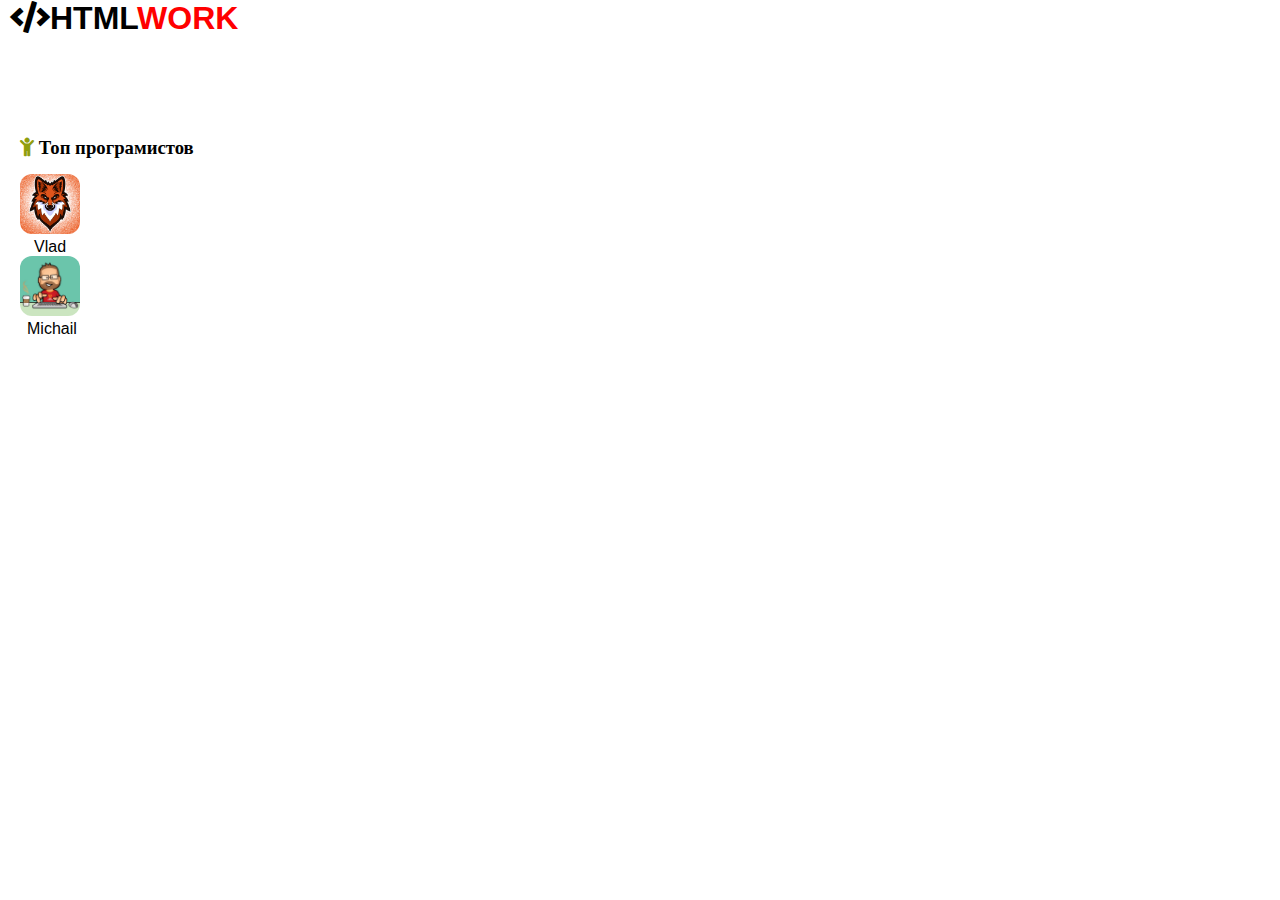
<file: index.html>
<!DOCTYPE html>
<html lang="en">
<head>
    <meta charset="UTF-8">
    <meta name="viewport" content="width=device-width, initial-scale=1.0">
    <title>HTMLWORK</title>
    <link rel="stylesheet" href="/css/style.css">
    <link rel="stylesheet" href="https://cdnjs.cloudflare.com/ajax/libs/font-awesome/5.9.0/css/all.min.css">
</head>
<body>
    <h1 class="name"><i class="fa fa-code" aria-hidden="true"></i>HTML<font color="red">WORK</font></h1>


    <h3 class="top"><font color="#909e0e"><i class="fa fa-child" aria-hidden="true"></i></font> Топ програмистов</h3>
    <a href="profile/56123.html"><img class="top-1" src="profile/avatar/56123.jpg" width="60px" height="60px"></a>
    <p class="name-1">Vlad</p>
    <a href="profile/56124.html"><img class="top-1" src="profile/avatar/56124.jpg" width="60px" height="60px"></a>
    <p class="name-2">Michail</p>

    <p class="vzod"><a class="vxod" href="login/index.html">Войти</a></p>

    <div class="">
    <h1 class="post">Последние посты</h1>
     
    <h4 class="namet">Название</h4>
    <p class="opes">Lorem ipsum dolor sit amet consectetur, adipisicing elit. Molestias exercitationem<br>
       fugiat veniam tenetur architecto ratione eos ipsa qui quos iure, nihil sit? Aperiam<br>
       ullam at, magni ipsa odit consequatur debitis.</p>
    </div>
    <h4 class="namet">Название</h4>
    <p class="opes">Lorem ipsum dolor sit amet consectetur, adipisicing elit. Molestias exercitationem<br>
       fugiat veniam tenetur architecto ratione eos ipsa qui quos iure, nihil sit? Aperiam<br>
       ullam at, magni ipsa odit consequatur debitis.</p>
    </div>
</body>
</html>
</file>
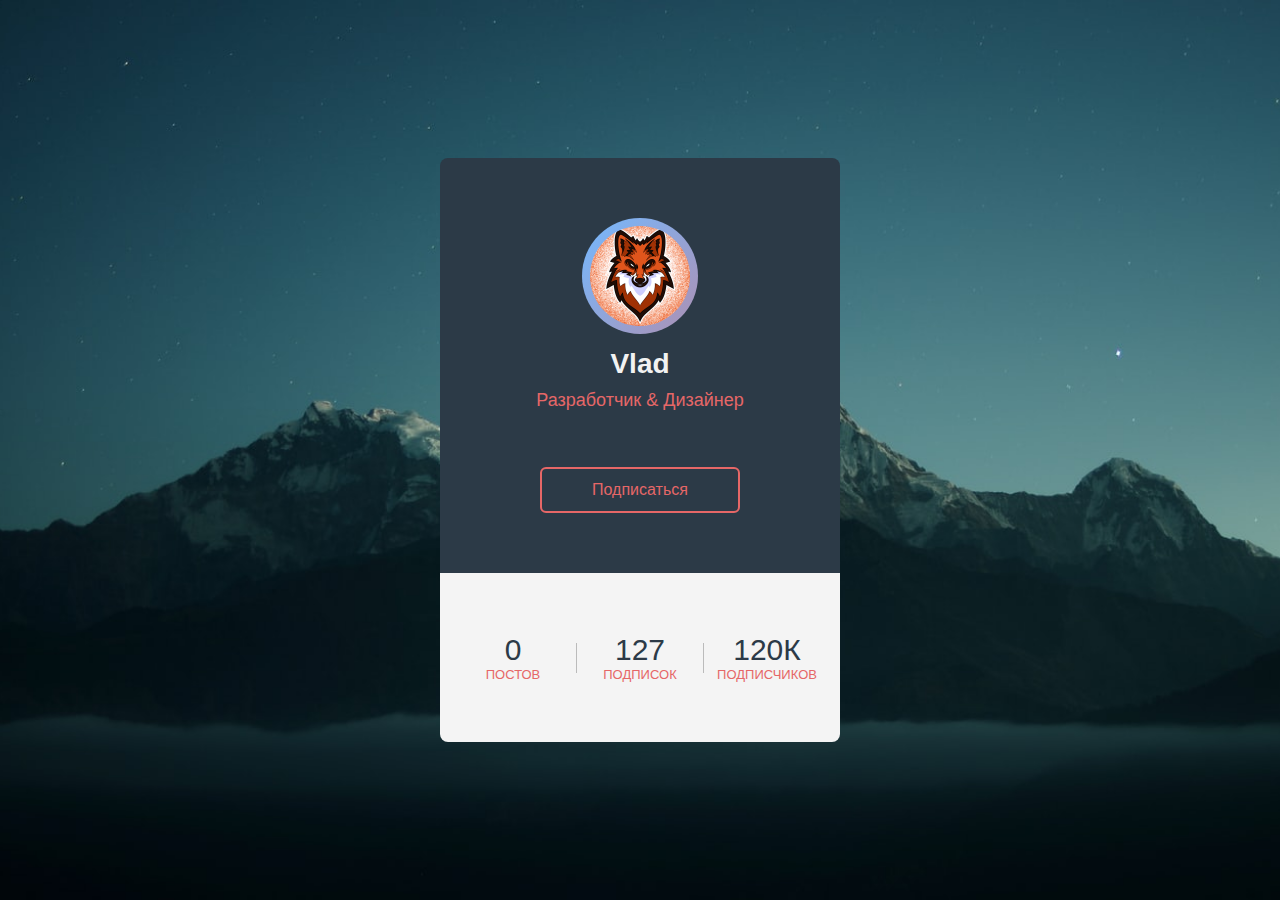
<file: profile/56123.html>
<!DOCTYPE html>
<html lang="en">
<head>
  <meta charset="UTF-8">
  <meta name="viewport" content="width=device-width, initial-scale=1.0">
  <title>HTMLWORK</title>
  <link rel="stylesheet" href="https://cdnjs.cloudflare.com/ajax/libs/font-awesome/5.14.0/css/all.min.css"/>
  <link rel="stylesheet" href="style.css">
</head>
<body>
  <div class="profile-card">
    <div class="card-header">
      <div class="pic">
        <img src="avatar/56123.jpg" width="600px" height="600px" alt="">
      </div>
      <div class="name">Vlad</div>
      <div class="desc">Разработчик & Дизайнер</div>
      <div class="sm">
        <!--<a href="#" class="fab fa-facebook-f"></a>
        <a href="#" class="fab fa-twitter"></a>
        <a href="#" class="fab fa-github"></a>
        <a href="#" class="fab fa-youtube"></a>-->
      </div>
      <a href="#" class="contact-btn">Подписаться</a>
    </div>
    <div class="card-footer">
      <div class="numbers">
        <div class="item">
          <span>0</span>
          Постов
        </div>
        <div class="border"></div>
        <div class="item">
          <span>127</span>
          Подписок
        </div>
        <div class="border"></div>
        <div class="item">
          <span>120к</span>
          Подписчиков
        </div>
      </div>
    </div>
  </div>
</body>
</html>
</file>
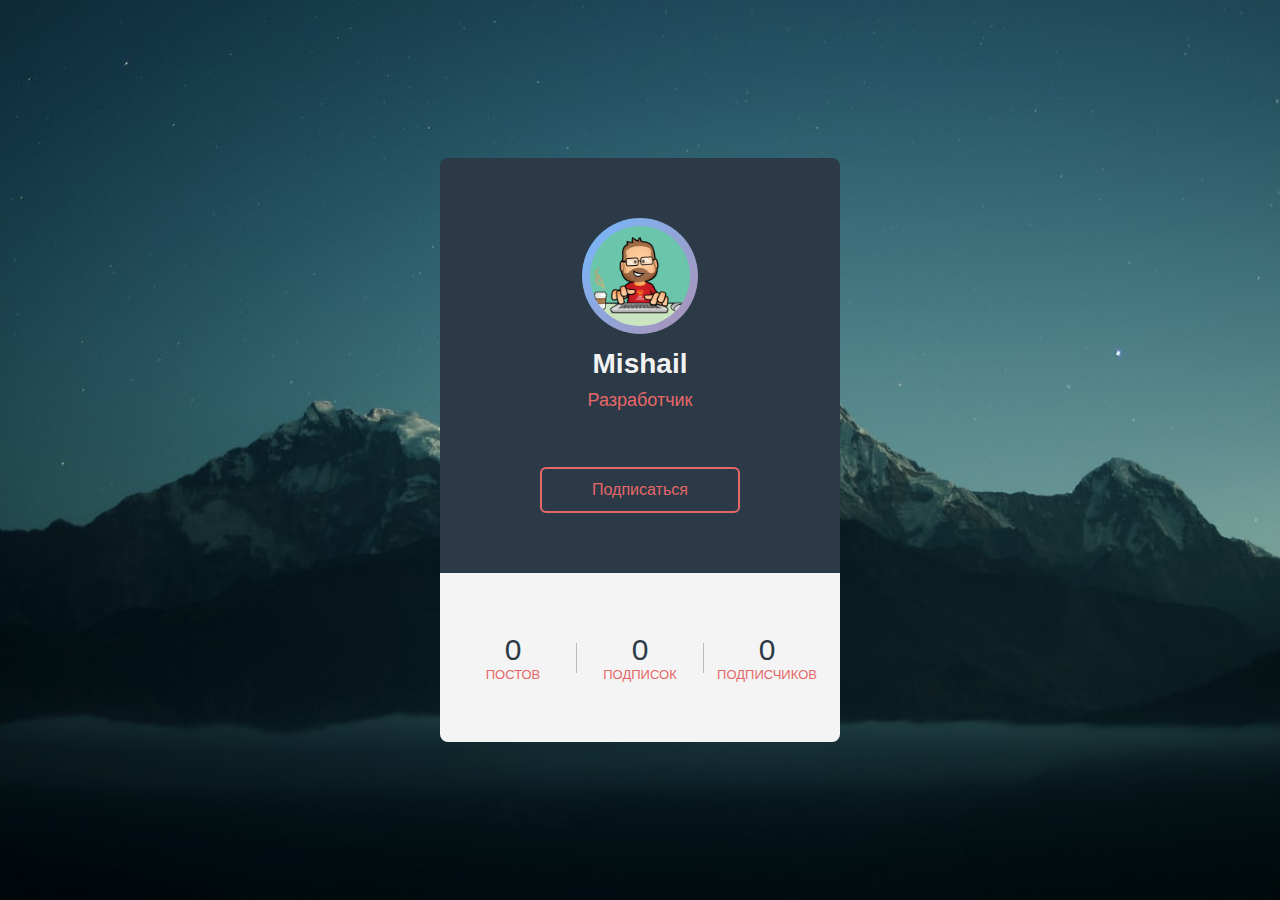
<file: profile/56124.html>
<!DOCTYPE html>
<html lang="en">
<head>
  <meta charset="UTF-8">
  <meta name="viewport" content="width=device-width, initial-scale=1.0">
  <title>HTMLWORK</title>
  <link rel="stylesheet" href="https://cdnjs.cloudflare.com/ajax/libs/font-awesome/5.14.0/css/all.min.css"/>
  <link rel="stylesheet" href="style.css">
</head>
<body>
  <div class="profile-card">
    <div class="card-header">
      <div class="pic">
        <img src="avatar/56124.jpg" width="600px" height="600px" alt="">
      </div>
      <div class="name">Mishail</div>
      <div class="desc">Разработчик</div>
      <div class="sm">
        <!--<a href="#" class="fab fa-facebook-f"></a>
        <a href="#" class="fab fa-twitter"></a>
        <a href="#" class="fab fa-github"></a>
        <a href="#" class="fab fa-youtube"></a>-->
      </div>
      <a href="#" class="contact-btn">Подписаться</a>
    </div>
    <div class="card-footer">
      <div class="numbers">
        <div class="item">
          <span>0</span>
          Постов
        </div>
        <div class="border"></div>
        <div class="item">
          <span>0</span>
          Подписок
        </div>
        <div class="border"></div>
        <div class="item">
          <span>0</span>
          Подписчиков
        </div>
      </div>
    </div>
  </div>
</body>
</html>
</file>
<file: css/style.css>
* {
    margin: 0;
    padding: 0;
    box-sizing: border-box;
    }

body {
    overflow: hidden;
    background: url(https://html5book.ru/wp-content/uploads/2015/07/background39.png);
}

.name {
    position: relative;
    left: 10px;
    font-family: 'Gill Sans', 'Gill Sans MT', Calibri, 'Trebuchet MS', sans-serif;
}

.top {
    position: relative;
    top: 100px;
    left: 20px;
}

.top-1 {
    position: relative;
    top: 115px;
    left: 20px;
    border-radius: 12px;
}

.name-1 {
    position: relative;
    top: 115px;
    left: 34px;
    font-family: 'Gill Sans', 'Gill Sans MT', Calibri, 'Trebuchet MS', sans-serif;
    border-radius: 12px;
}

.name-2 {
    position: relative;
    top: 115px;
    left: 27px;
    font-family: 'Gill Sans', 'Gill Sans MT', Calibri, 'Trebuchet MS', sans-serif;
    border-radius: 12px;
}

.vxod {
    text-decoration: none;
    outline: none;
    display: inline-block;
    width: 140px;
    height: 45px;
    line-height: 45px;
    border-radius: 45px;
    margin: 10px 20px;
    font-family: 'Montserrat', sans-serif;
    font-size: 11px;
    text-transform: uppercase;
    text-align: center;
    letter-spacing: 3px;
    font-weight: 600;
    color: #524f4e;
    background: white;
    box-shadow: 0 8px 15px rgba(0,0,0,.1);
    transition: .3s;
}

.vxod:hover {
    background: #2EE59D;
    box-shadow: 0 15px 20px rgba(46,229,157,.4);
    color: white;
    transform: translateY(-7px);
}


.vzod {
    position: relative;
    left: 1700px;
    bottom: 210px;
}


.post {
    position: relative;
    left: 1300px;
    font-family: 'Gill Sans', 'Gill Sans MT', Calibri, 'Trebuchet MS', sans-serif;
}

.posts {
    position: relative;
    left: 1300px;
    height: 700px;
}    

.namet {
    position: relative;
    left: 1300px;
}


.opes {
    position: relative;
    left: 1300px;
    padding: 10px;
}
</file>
<file: profile/style.css>
*{
  margin: 0;
  padding: 0;
  font-family: "Ubuntu", sans-serif;
  box-sizing: border-box;
  text-decoration: none;
}

body{
  height: 100vh;
  background: url(bg.jpg) no-repeat center;
  background-size: cover;
  display: flex;
  align-items: center;
  justify-content: center;
}

.profile-card{
  width: 400px;
  text-align: center;
  border-radius: 8px;
  overflow: hidden;
}

.card-header{
  background: #2c3a47;
  padding: 60px 40px;
}

.pic{
  display: inline-block;
  padding: 8px;
  background: linear-gradient(130deg, #74b9ff, #e66767);
  margin: auto;
  border-radius: 50%;
  background-size: 200% 200%;
  animation: animated-gradient 2s linear infinite;
}

@keyframes animated-gradient{
  25%{
    background-position: left bottom;
  }
  50%{
    background-position: right bottom;
  }
  75%{
    background-position: right top;
  }
  100%{
    background-position: left top;
  }
}

.pic img{
  display: block;
  width: 100px;
  height: 100px;
  border-radius: 50%;
}

.name{
  color: #f2f2f2;
  font-size: 28px;
  font-weight: 600;
  margin: 10px 0;
}

.desc{
  font-size: 18px;
  color: #e66767;
}

.sm{
  display: flex;
  justify-content: center;
  margin: 20px 0;
}

.sm a{
  color: #f2f2f2;
  width: 56px;
  font-size: 22px;
  transition: .3s linear;
}

.sm a:hover{
  color: #e66767;
}

.contact-btn{
  display: inline-block;
  padding: 12px 50px;
  color: #e66767;
  border: 2px solid #e66767;
  border-radius: 6px;
  margin-top: 16px;
  transition: .3s linear;
}

.contact-btn:hover{
  background: #e66767;
  color: #f2f2f2;
}

.card-footer{
  background: #f4f4f4;
  padding: 60px 10px;
}

.numbers{
  display: flex;
  align-items: center;
}

.item{
  flex: 1;
  text-transform: uppercase;
  font-size: 13px;
  color: #e66767;
}

.item span{
  display: block;
  color: #2c3a47;
  font-size: 30px;
}

.border{
  width: 1px;
  height: 30px;
  background: #bbb;
}
</file>
